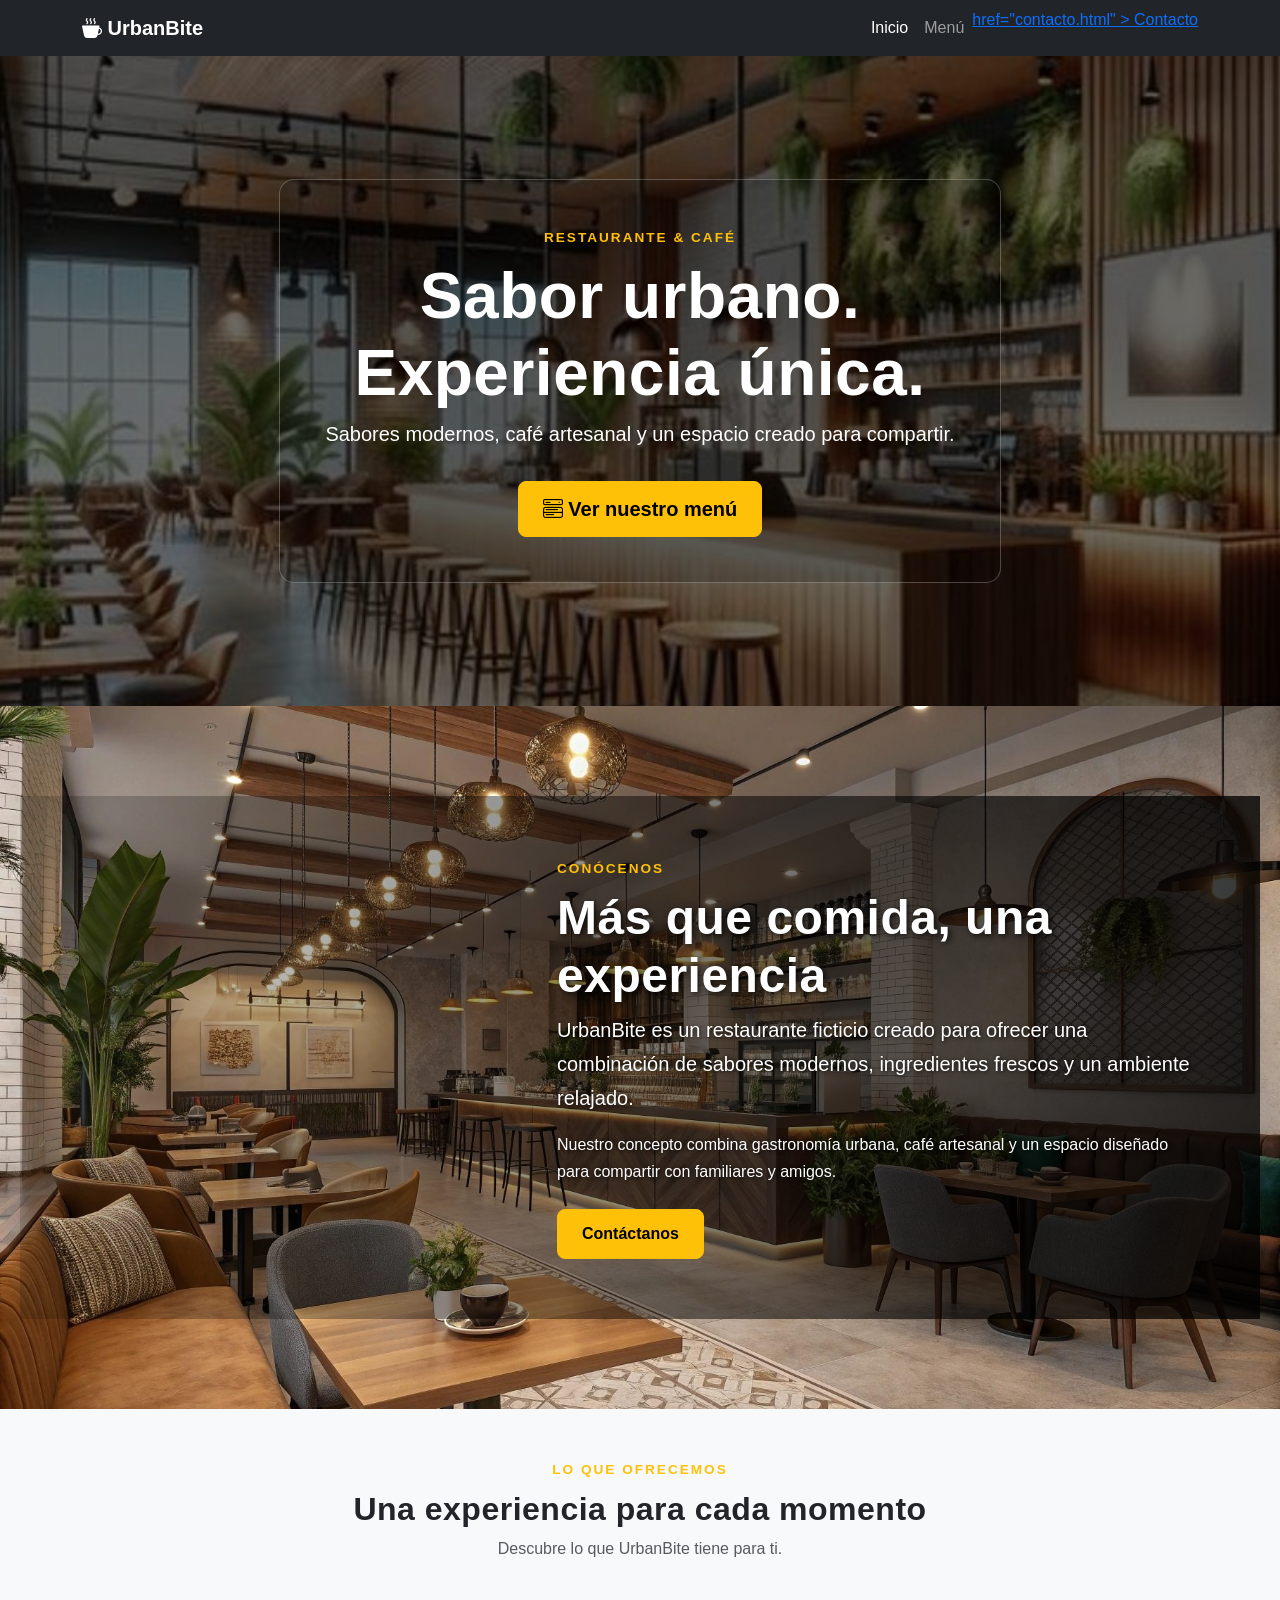
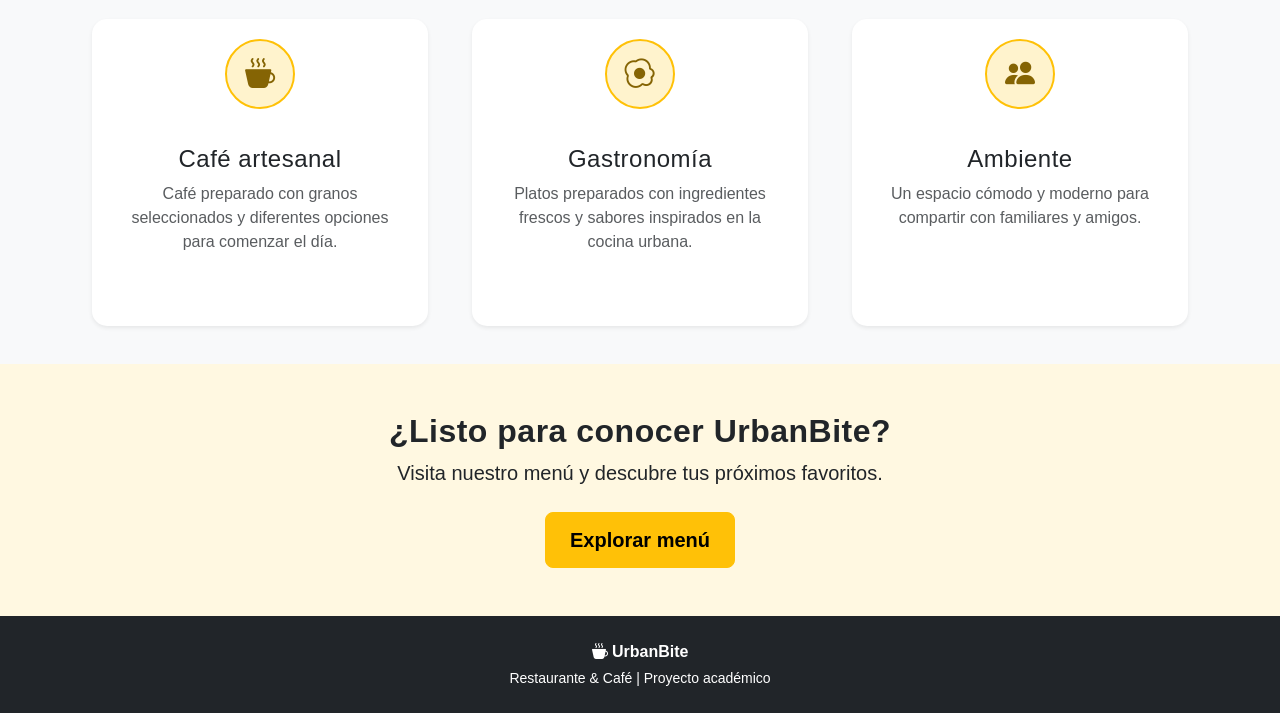
<file: index.html>
<!DOCTYPE html>
<html lang="es">

<head>

    <!-- =====================================================
         ESTRUCTURA HTML5
         ===================================================== -->

    <meta charset="UTF-8">

    <meta name="viewport" content="width=device-width, initial-scale=1.0">

    <meta
        name="description"
        content="UrbanBite - Restaurante y Café"
    >

    <title>UrbanBite | Restaurante & Café</title>


    <!-- =====================================================
         BOOTSTRAP 5.3.3
         ===================================================== -->

    <link
        href="https://cdn.jsdelivr.net/npm/bootstrap@5.3.3/dist/css/bootstrap.min.css"
        rel="stylesheet"
    >


    <!-- =====================================================
         BOOTSTRAP ICONS
         ===================================================== -->

    <link
        rel="stylesheet"
        href="https://cdn.jsdelivr.net/npm/bootstrap-icons@1.11.3/font/bootstrap-icons.min.css"
    >


    <!-- =====================================================
         CSS PERSONALIZADO
         ===================================================== -->

    <link
        rel="stylesheet"
        href="css/styles.css"
    >

</head>


<body>


    <!-- =====================================================
         NAVBAR
         Bootstrap
         ===================================================== -->

    <nav class="navbar navbar-expand-lg navbar-dark bg-dark sticky-top">

        <div class="container">

            <a
                class="navbar-brand fw-bold"
                href="index.html"
            >
                <i class="bi bi-cup-hot-fill"></i>
                UrbanBite
            </a>


            <button
                class="navbar-toggler"
                type="button"
                data-bs-toggle="collapse"
                data-bs-target="#mainNavbar"
                aria-controls="mainNavbar"
                aria-expanded="false"
                aria-label="Abrir navegación"
            >

                <span class="navbar-toggler-icon"></span>

            </button>


            <div
                class="collapse navbar-collapse"
                id="mainNavbar"
            >

                <ul class="navbar-nav ms-auto">

                    <li class="nav-item">

                        <a
                            class="nav-link active"
                            href="index.html"
                        >
                            Inicio
                        </a>

                    </li>


                    <li class="nav-item">

                        <a
                            class="nav-link"
                            href="menu.html"
                        >
                            Menú
                        </a>

                    </li>


                    <li class="nav-item">

                        <a
                            class="nav-item">
                            href="contacto.html"
                        >
                            Contacto
                        </a>

                    </li>

                </ul>

            </div>

        </div>

    </nav>


    <!-- =====================================================
         HERO
         Imagen de fondo + título
         ===================================================== -->

    <header
        id="hero"
        class="hero-section"
    >

        <div class="hero-overlay">

            <div class="hero-content text-center text-white">

                <span class="section-label">
                    RESTAURANTE & CAFÉ
                </span>


                <h1 class="display-3 fw-bold">

                    Sabor urbano.
                    <br>
                    Experiencia única.

                </h1>


                <p class="lead">

                    Sabores modernos, café artesanal
                    y un espacio creado para compartir.

                </p>


                <a
                    href="menu.html"
                    class="btn btn-warning btn-lg mt-3"
                >

                    <i class="bi bi-menu-button-wide"></i>

                    Ver nuestro menú

                </a>

            </div>

        </div>

    </header>


    <!-- =====================================================
         SECCIÓN CONÓCENOS
         Imagen completa con texto encima
         ===================================================== -->

    <section
        id="about"
        class="about-section"
    >

        <div class="about-overlay">

            <div class="container">

                <div class="row justify-content-end">

                    <div class="col-lg-7">

                        <span class="section-label">
                            CONÓCENOS
                        </span>


                        <h2 class="display-5 fw-bold">

                            Más que comida,
                            una experiencia

                        </h2>


                        <p class="lead">

                            UrbanBite es un restaurante ficticio creado
                            para ofrecer una combinación de sabores
                            modernos, ingredientes frescos y un ambiente
                            relajado.

                        </p>


                        <p>

                            Nuestro concepto combina gastronomía urbana,
                            café artesanal y un espacio diseñado para
                            compartir con familiares y amigos.

                        </p>


                        <a
                            href="contacto.html"
                            class="btn btn-warning mt-2"
                        >

                            Contáctanos

                        </a>

                    </div>

                </div>

            </div>

        </div>

    </section>


    <!-- =====================================================
         SERVICIOS
         Bootstrap Cards
         ===================================================== -->

    <section
        id="services"
        class="py-5 bg-light"
    >

        <div class="container">

            <div class="text-center mb-5">

                <span class="section-label">
                    LO QUE OFRECEMOS
                </span>


                <h2 class="fw-bold">
                    Una experiencia para cada momento
                </h2>


                <p class="text-muted">
                    Descubre lo que UrbanBite tiene para ti.
                </p>

            </div>


            <div class="row g-4">


                <!-- TARJETA 1 -->

                <div class="col-md-4">

                    <div class="card service-card h-100 shadow-sm text-center">

                        <div class="service-icon">

                            <i class="bi bi-cup-hot-fill"></i>

                        </div>


                        <div class="card-body">

                            <h3 class="h4">
                                Café artesanal
                            </h3>


                            <p class="text-muted">

                                Café preparado con granos
                                seleccionados y diferentes
                                opciones para comenzar el día.

                            </p>

                        </div>

                    </div>

                </div>


                <!-- TARJETA 2 -->

                <div class="col-md-4">

                    <div class="card service-card h-100 shadow-sm text-center">

                        <div class="service-icon">

                            <i class="bi bi-egg-fried"></i>

                        </div>


                        <div class="card-body">

                            <h3 class="h4">
                                Gastronomía
                            </h3>


                            <p class="text-muted">

                                Platos preparados con ingredientes
                                frescos y sabores inspirados
                                en la cocina urbana.

                            </p>

                        </div>

                    </div>

                </div>


                <!-- TARJETA 3 -->

                <div class="col-md-4">

                    <div class="card service-card h-100 shadow-sm text-center">

                        <div class="service-icon">

                            <i class="bi bi-people-fill"></i>

                        </div>


                        <div class="card-body">

                            <h3 class="h4">
                                Ambiente
                            </h3>


                            <p class="text-muted">

                                Un espacio cómodo y moderno
                                para compartir con familiares
                                y amigos.

                            </p>

                        </div>

                    </div>

                </div>


            </div>

        </div>

    </section>


    <!-- =====================================================
         CALL TO ACTION
         ===================================================== -->

    <section
        id="cta"
        class="py-5 text-center"
    >

        <div class="container">

            <h2 class="fw-bold">
                ¿Listo para conocer UrbanBite?
            </h2>


            <p class="lead mb-4">

                Visita nuestro menú y descubre tus
                próximos favoritos.

            </p>


            <a
                href="menu.html"
                class="btn btn-warning btn-lg"
            >

                Explorar menú

            </a>

        </div>

    </section>


    <!-- =====================================================
         FOOTER
         ===================================================== -->

    <footer
        class="bg-dark text-white text-center py-4"
    >

        <div class="container">

            <p class="mb-1">

                <i class="bi bi-cup-hot-fill"></i>
                <strong>UrbanBite</strong>

            </p>


            <p class="mb-0 small">

                Restaurante & Café | Proyecto académico

            </p>

        </div>

    </footer>


    <!-- =====================================================
         BOOTSTRAP JAVASCRIPT
         ===================================================== -->

    <script
        src="https://cdn.jsdelivr.net/npm/bootstrap@5.3.3/dist/js/bootstrap.bundle.min.js"
    ></script>


</body>

</html>
</file>
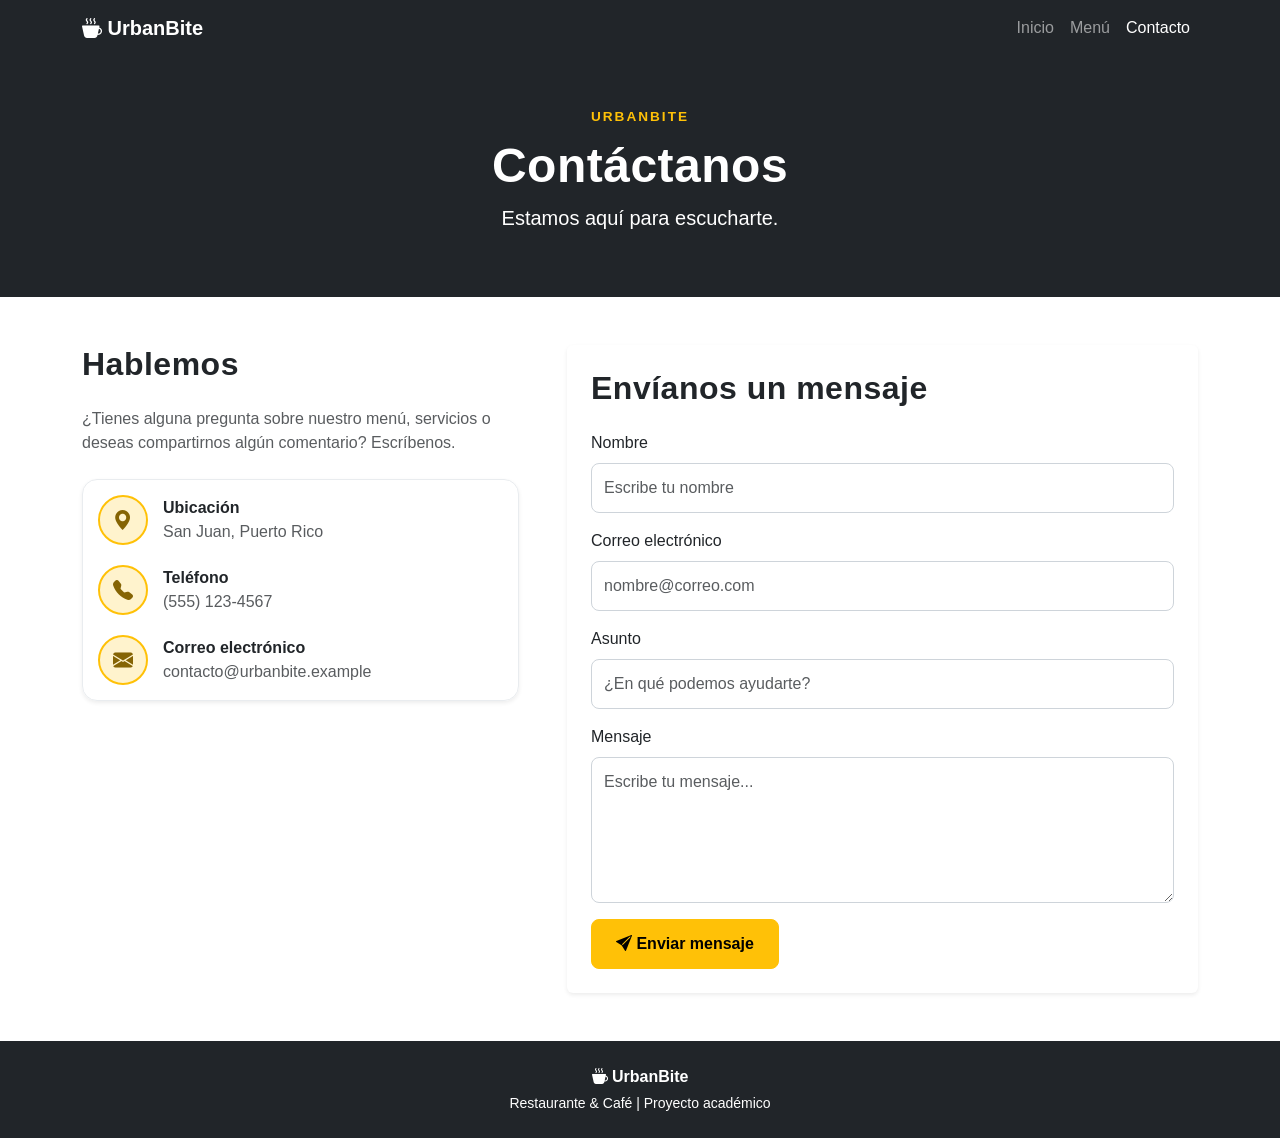
<file: contacto.html>
<!DOCTYPE html>
<html lang="es">

<head>

    <!-- =====================================================
         ESTRUCTURA HTML5
         ===================================================== -->

    <meta charset="UTF-8">

    <meta name="viewport" content="width=device-width, initial-scale=1.0">

    <meta
        name="description"
        content="Contacto UrbanBite - Restaurante & Café"
    >

    <title>UrbanBite | Contacto</title>


    <!-- =====================================================
         BOOTSTRAP 5.3.3
         ===================================================== -->

    <link
        href="https://cdn.jsdelivr.net/npm/bootstrap@5.3.3/dist/css/bootstrap.min.css"
        rel="stylesheet"
    >


    <!-- =====================================================
         BOOTSTRAP ICONS
         ===================================================== -->

    <link
        rel="stylesheet"
        href="https://cdn.jsdelivr.net/npm/bootstrap-icons@1.11.3/font/bootstrap-icons.min.css"
    >


    <!-- =====================================================
         CSS PERSONALIZADO
         ===================================================== -->

    <link
        rel="stylesheet"
        href="css/styles.css"
    >

</head>


<body>


    <!-- =====================================================
         NAVBAR
         ===================================================== -->

    <nav class="navbar navbar-expand-lg navbar-dark bg-dark sticky-top">

        <div class="container">

            <a
                class="navbar-brand fw-bold"
                href="index.html"
            >

                <i class="bi bi-cup-hot-fill"></i>

                UrbanBite

            </a>


            <button
                class="navbar-toggler"
                type="button"
                data-bs-toggle="collapse"
                data-bs-target="#mainNavbar"
                aria-controls="mainNavbar"
                aria-expanded="false"
                aria-label="Abrir navegación"
            >

                <span class="navbar-toggler-icon"></span>

            </button>


            <div
                class="collapse navbar-collapse"
                id="mainNavbar"
            >

                <ul class="navbar-nav ms-auto">

                    <li class="nav-item">

                        <a
                            class="nav-link"
                            href="index.html"
                        >
                            Inicio
                        </a>

                    </li>


                    <li class="nav-item">

                        <a
                            class="nav-link"
                            href="menu.html"
                        >
                            Menú
                        </a>

                    </li>


                    <li class="nav-item">

                        <a
                            class="nav-link active"
                            href="contacto.html"
                        >
                            Contacto
                        </a>

                    </li>

                </ul>

            </div>

        </div>

    </nav>


    <!-- =====================================================
         ENCABEZADO DE CONTACTO
         ===================================================== -->

    <header class="bg-dark text-white text-center py-5">

        <div class="container">

            <span class="section-label">
                URBANBITE
            </span>


            <h1 class="display-5 fw-bold">
                Contáctanos
            </h1>


            <p class="lead">
                Estamos aquí para escucharte.
            </p>

        </div>

    </header>


    <!-- =====================================================
         SECCIÓN DE CONTACTO
         ===================================================== -->

    <main
        id="contact-section"
        class="py-5"
    >

        <div class="container">

            <div class="row g-5">


                <!-- =================================================
                     INFORMACIÓN DE CONTACTO
                     ================================================= -->

                <div class="col-lg-5">

                    <h2 class="fw-bold mb-4">
                        Hablemos
                    </h2>


                    <p class="text-muted mb-4">

                        ¿Tienes alguna pregunta sobre nuestro menú,
                        servicios o deseas compartirnos algún comentario?
                        Escríbenos.

                    </p>


                    <div class="contact-card shadow-sm">


                        <!-- DIRECCIÓN -->

                        <div class="contact-info d-flex align-items-center">

                            <div class="contact-icon">

                                <i class="bi bi-geo-alt-fill"></i>

                            </div>


                            <div>

                                <strong>
                                    Ubicación
                                </strong>

                                <p class="mb-0 text-muted">
                                    San Juan, Puerto Rico
                                </p>

                            </div>

                        </div>


                        <!-- TELÉFONO -->

                        <div class="contact-info d-flex align-items-center">

                            <div class="contact-icon">

                                <i class="bi bi-telephone-fill"></i>

                            </div>


                            <div>

                                <strong>
                                    Teléfono
                                </strong>

                                <p class="mb-0 text-muted">
                                    (555) 123-4567
                                </p>

                            </div>

                        </div>


                        <!-- EMAIL -->

                        <div class="contact-info d-flex align-items-center">

                            <div class="contact-icon">

                                <i class="bi bi-envelope-fill"></i>

                            </div>


                            <div>

                                <strong>
                                    Correo electrónico
                                </strong>

                                <p class="mb-0 text-muted">
                                    contacto@urbanbite.example
                                </p>

                            </div>

                        </div>

                    </div>

                </div>


                <!-- =================================================
                     FORMULARIO
                     ================================================= -->

                <div class="col-lg-7">

                    <div class="card border-0 shadow-sm p-4">

                        <h2 class="fw-bold mb-4">
                            Envíanos un mensaje
                        </h2>


                        <form
                            id="contactForm"
                            class="needs-validation"
                            novalidate
                        >


                            <!-- NOMBRE -->

                            <div class="mb-3">

                                <label
                                    for="name"
                                    class="form-label"
                                >
                                    Nombre
                                </label>


                                <input
                                    type="text"
                                    class="form-control"
                                    id="name"
                                    placeholder="Escribe tu nombre"
                                    required
                                >


                                <div class="invalid-feedback">

                                    Por favor, escribe tu nombre.

                                </div>

                            </div>


                            <!-- EMAIL -->

                            <div class="mb-3">

                                <label
                                    for="email"
                                    class="form-label"
                                >
                                    Correo electrónico
                                </label>


                                <input
                                    type="email"
                                    class="form-control"
                                    id="email"
                                    placeholder="nombre@correo.com"
                                    required
                                >


                                <div class="invalid-feedback">

                                    Por favor, escribe un correo válido.

                                </div>

                            </div>


                            <!-- ASUNTO -->

                            <div class="mb-3">

                                <label
                                    for="subject"
                                    class="form-label"
                                >
                                    Asunto
                                </label>


                                <input
                                    type="text"
                                    class="form-control"
                                    id="subject"
                                    placeholder="¿En qué podemos ayudarte?"
                                    required
                                >


                                <div class="invalid-feedback">

                                    Por favor, escribe un asunto.

                                </div>

                            </div>


                            <!-- MENSAJE -->

                            <div class="mb-3">

                                <label
                                    for="message"
                                    class="form-label"
                                >
                                    Mensaje
                                </label>


                                <textarea
                                    class="form-control"
                                    id="message"
                                    rows="5"
                                    placeholder="Escribe tu mensaje..."
                                    required
                                ></textarea>


                                <div class="invalid-feedback">

                                    Por favor, escribe un mensaje.

                                </div>

                            </div>


                            <!-- BOTÓN -->

                            <button
                                type="submit"
                                class="btn btn-warning"
                            >

                                <i class="bi bi-send-fill"></i>

                                Enviar mensaje

                            </button>


                        </form>

                    </div>

                </div>


            </div>

        </div>

    </main>


    <!-- =====================================================
         FOOTER
         ===================================================== -->

    <footer
        class="bg-dark text-white text-center py-4"
    >

        <div class="container">

            <p class="mb-1">

                <i class="bi bi-cup-hot-fill"></i>

                <strong>
                    UrbanBite
                </strong>

            </p>


            <p class="mb-0 small">

                Restaurante & Café | Proyecto académico

            </p>

        </div>

    </footer>


    <!-- =====================================================
         BOOTSTRAP JAVASCRIPT
         ===================================================== -->

    <script
        src="https://cdn.jsdelivr.net/npm/bootstrap@5.3.3/dist/js/bootstrap.bundle.min.js"
    ></script>


    <!-- =====================================================
         VALIDACIÓN DEL FORMULARIO
         ===================================================== -->

    <script>

        const form = document.getElementById("contactForm");


        form.addEventListener("submit", function(event) {

            event.preventDefault();


            if (!form.checkValidity()) {

                event.stopPropagation();

                form.classList.add("was-validated");

                return;

            }


            alert(
                "Gracias por contactar a UrbanBite. Tu mensaje fue enviado."
            );


            form.reset();

            form.classList.remove("was-validated");

        });

    </script>


</body>

</html>
</file>
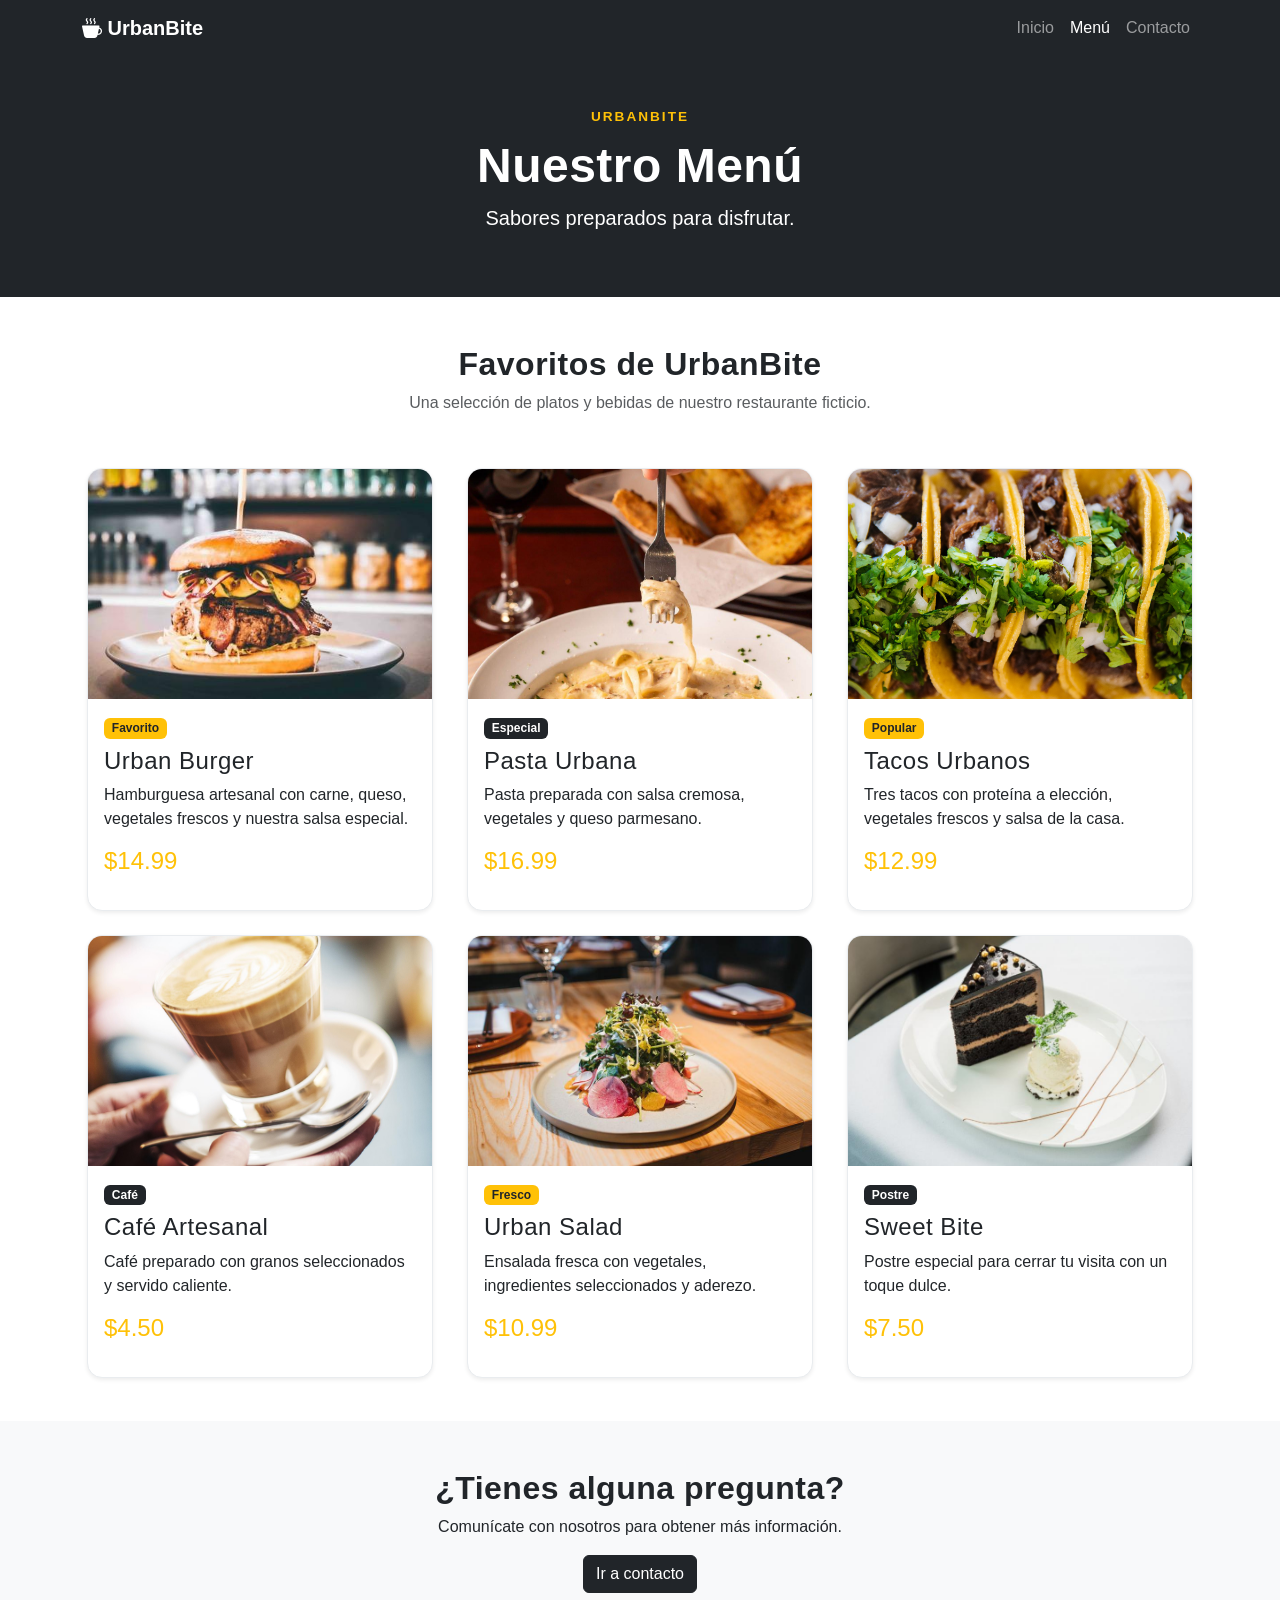
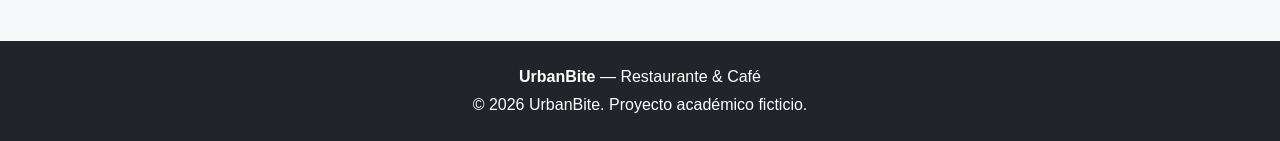
<file: menu.html>
<!DOCTYPE html>
<html lang="es">
<head>
    <!-- Estructura HTML5 y configuración responsiva -->
    <meta charset="UTF-8">
    <meta name="viewport" content="width=device-width, initial-scale=1.0">

    <title>UrbanBite | Menú</title>

    <!-- Bootstrap CSS -->
    <link
        href="https://cdn.jsdelivr.net/npm/bootstrap@5.3.3/dist/css/bootstrap.min.css"
        rel="stylesheet"
    >

    <!-- Bootstrap Icons -->
    <link
        rel="stylesheet"
        href="https://cdn.jsdelivr.net/npm/bootstrap-icons@1.11.3/font/bootstrap-icons.min.css"
    >

    <!-- CSS personalizado -->
    <link rel="stylesheet" href="css/styles.css">
</head>

<body>

    <!-- NAVBAR -->
    <nav class="navbar navbar-expand-lg navbar-dark bg-dark sticky-top">

        <div class="container">

            <a class="navbar-brand fw-bold" href="index.html">
                <i class="bi bi-cup-hot-fill"></i> UrbanBite
            </a>

            <button
                class="navbar-toggler"
                type="button"
                data-bs-toggle="collapse"
                data-bs-target="#navbarNav"
                aria-controls="navbarNav"
                aria-expanded="false"
                aria-label="Mostrar navegación"
            >
                <span class="navbar-toggler-icon"></span>
            </button>

            <div class="collapse navbar-collapse" id="navbarNav">

                <ul class="navbar-nav ms-auto">

                    <li class="nav-item">
                        <a class="nav-link" href="index.html">
                            Inicio
                        </a>
                    </li>

                    <li class="nav-item">
                        <a class="nav-link active" href="menu.html">
                            Menú
                        </a>
                    </li>

                    <li class="nav-item">
                        <a class="nav-link" href="contacto.html">
                            Contacto
                        </a>
                    </li>

                </ul>

            </div>

        </div>

    </nav>


    <!-- HEADER DEL MENÚ -->
    <header class="bg-dark text-white text-center py-5">

        <div class="container">

            <span class="section-label">
                URBANBITE
            </span>

            <h1 class="display-5 fw-bold">
                Nuestro Menú
            </h1>

            <p class="lead">
                Sabores preparados para disfrutar.
            </p>

        </div>

    </header>


    <!-- CONTENIDO PRINCIPAL -->
    <main>

        <section id="menu" class="py-5">

            <div class="container">

                <div class="text-center mb-5">

                    <h2 class="fw-bold">
                        Favoritos de UrbanBite
                    </h2>

                    <p class="text-muted">
                        Una selección de platos y bebidas de nuestro
                        restaurante ficticio.
                    </p>

                </div>


                <!-- TARJETAS DEL MENÚ -->
                <div class="row g-4">


                    <!-- PRODUCTO 1 -->
                    <div class="col-md-6 col-lg-4">

                        <div class="card menu-card h-100 shadow-sm">

                            <img
                                src="images/burger.jpg"
                                class="card-img-top"
                                alt="Hamburguesa UrbanBite"
                            >

                            <div class="card-body">

                                <span class="badge bg-warning text-dark mb-2">
                                    Favorito
                                </span>

                                <h3 class="card-title h4">
                                    Urban Burger
                                </h3>

                                <p class="card-text">
                                    Hamburguesa artesanal con carne,
                                    queso, vegetales frescos y nuestra
                                    salsa especial.
                                </p>

                                <h4 class="text-warning">
                                    $14.99
                                </h4>

                            </div>

                        </div>

                    </div>


                    <!-- PRODUCTO 2 -->
                    <div class="col-md-6 col-lg-4">

                        <div class="card menu-card h-100 shadow-sm">

                            <img
                                src="images/pasta.jpg"
                                class="card-img-top"
                                alt="Pasta UrbanBite"
                            >

                            <div class="card-body">

                                <span class="badge bg-dark mb-2">
                                    Especial
                                </span>

                                <h3 class="card-title h4">
                                    Pasta Urbana
                                </h3>

                                <p class="card-text">
                                    Pasta preparada con salsa cremosa,
                                    vegetales y queso parmesano.
                                </p>

                                <h4 class="text-warning">
                                    $16.99
                                </h4>

                            </div>

                        </div>

                    </div>


                    <!-- PRODUCTO 3 -->
                    <div class="col-md-6 col-lg-4">

                        <div class="card menu-card h-100 shadow-sm">

                            <img
                                src="images/tacos.jpg"
                                class="card-img-top"
                                alt="Tacos UrbanBite"
                            >

                            <div class="card-body">

                                <span class="badge bg-warning text-dark mb-2">
                                    Popular
                                </span>

                                <h3 class="card-title h4">
                                    Tacos Urbanos
                                </h3>

                                <p class="card-text">
                                    Tres tacos con proteína a elección,
                                    vegetales frescos y salsa de la casa.
                                </p>

                                <h4 class="text-warning">
                                    $12.99
                                </h4>

                            </div>

                        </div>

                    </div>


                    <!-- PRODUCTO 4 -->
                    <div class="col-md-6 col-lg-4">

                        <div class="card menu-card h-100 shadow-sm">

                            <img
                                src="images/coffee.jpg"
                                class="card-img-top"
                                alt="Café artesanal"
                            >

                            <div class="card-body">

                                <span class="badge bg-dark mb-2">
                                    Café
                                </span>

                                <h3 class="card-title h4">
                                    Café Artesanal
                                </h3>

                                <p class="card-text">
                                    Café preparado con granos seleccionados
                                    y servido caliente.
                                </p>

                                <h4 class="text-warning">
                                    $4.50
                                </h4>

                            </div>

                        </div>

                    </div>


                    <!-- PRODUCTO 5 -->
                    <div class="col-md-6 col-lg-4">

                        <div class="card menu-card h-100 shadow-sm">

                            <img
                                src="images/salad.jpg"
                                class="card-img-top"
                                alt="Ensalada fresca"
                            >

                            <div class="card-body">

                                <span class="badge bg-warning text-dark mb-2">
                                    Fresco
                                </span>

                                <h3 class="card-title h4">
                                    Urban Salad
                                </h3>

                                <p class="card-text">
                                    Ensalada fresca con vegetales,
                                    ingredientes seleccionados y aderezo.
                                </p>

                                <h4 class="text-warning">
                                    $10.99
                                </h4>

                            </div>

                        </div>

                    </div>


                    <!-- PRODUCTO 6 -->
                    <div class="col-md-6 col-lg-4">

                        <div class="card menu-card h-100 shadow-sm">

                            <img
                                src="images/dessert.jpg"
                                class="card-img-top"
                                alt="Postre UrbanBite"
                            >

                            <div class="card-body">

                                <span class="badge bg-dark mb-2">
                                    Postre
                                </span>

                                <h3 class="card-title h4">
                                    Sweet Bite
                                </h3>

                                <p class="card-text">
                                    Postre especial para cerrar tu visita
                                    con un toque dulce.
                                </p>

                                <h4 class="text-warning">
                                    $7.50
                                </h4>

                            </div>

                        </div>

                    </div>

                </div>

            </div>

        </section>


        <!-- LLAMADO A LA ACCIÓN -->
        <section class="py-5 bg-light text-center">

            <div class="container">

                <h2 class="fw-bold">
                    ¿Tienes alguna pregunta?
                </h2>

                <p>
                    Comunícate con nosotros para obtener más información.
                </p>

                <a href="contacto.html" class="btn btn-dark">
                    Ir a contacto
                </a>

            </div>

        </section>

    </main>


    <!-- FOOTER -->
    <footer class="bg-dark text-white text-center py-4">

        <div class="container">

            <p class="mb-1">
                <strong>UrbanBite</strong> — Restaurante & Café
            </p>

            <p class="mb-0">
                © 2026 UrbanBite. Proyecto académico ficticio.
            </p>

        </div>

    </footer>


    <!-- Bootstrap JavaScript -->
    <script
        src="https://cdn.jsdelivr.net/npm/bootstrap@5.3.3/dist/js/bootstrap.bundle.min.js">
    </script>

</body>
</html>
</file>
<file: css/styles.css>
/* =====================================================
   URBANBITE
   TAREA 5.2
   ESTILOS PERSONALIZADOS
   ===================================================== */


/* =====================================================
   SELECTORES DE ELEMENTO
   ===================================================== */

body {
    font-family: Arial, Helvetica, sans-serif;
    color: #212529;
    background-color: #ffffff;
}

h1,
h2,
h3 {
    letter-spacing: 0.5px;
}


/* =====================================================
   SELECTOR DE CLASE
   ===================================================== */

.section-label {
    display: inline-block;

    color: #ffc107;

    font-size: 0.85rem;

    font-weight: bold;

    letter-spacing: 2px;

    margin-bottom: 10px;
}


/* =====================================================
   HERO
   SELECTOR DE ID
   ===================================================== */

#hero {
    min-height: 650px;
}


.hero-section {
    position: relative;

    background-image:
        linear-gradient(
            rgba(0, 0, 0, 0.58),
            rgba(0, 0, 0, 0.58)
        ),
        url("../images/hero.jpg");

    background-size: cover;

    background-position: center;

    background-repeat: no-repeat;

    display: flex;

    align-items: center;

    justify-content: center;

    padding: 80px 20px;
}


.hero-overlay {
    width: 100%;

    display: flex;

    align-items: center;

    justify-content: center;
}


.hero-content {
    max-width: 850px;

    margin: 20px auto;

    padding: 45px;

    border: 1px solid rgba(255, 255, 255, 0.25);

    border-radius: 15px;

    box-sizing: border-box;

    background-color: rgba(0, 0, 0, 0.18);
}


.hero-content h1 {
    color: #ffffff;
}


.hero-content p {
    color: #ffffff;
}


/* =====================================================
   SECCIÓN CONÓCENOS
   TEXTO SOBRE LA FOTOGRAFÍA
   ===================================================== */

#about {
    min-height: 600px;
}


.about-section {
    position: relative;

    background-image:
        url("../images/restaurant.jpg");

    background-size: cover;

    background-position: center;

    background-repeat: no-repeat;

    display: flex;

    align-items: center;

    padding: 90px 20px;
}


.about-overlay {
    width: 100%;

    min-height: 420px;

    display: flex;

    align-items: center;

    background:
        linear-gradient(
            90deg,
            rgba(0, 0, 0, 0.15),
            rgba(0, 0, 0, 0.78)
        );

    padding: 60px 0;
}


.about-section h2 {
    color: #ffffff;

    text-shadow:
        2px 2px 6px rgba(0, 0, 0, 0.8);
}


.about-section p {
    color: #ffffff;

    line-height: 1.7;

    text-shadow:
        1px 1px 4px rgba(0, 0, 0, 0.8);
}


.about-section .section-label {
    color: #ffc107;
}


/* =====================================================
   TARJETAS DE SERVICIOS
   ===================================================== */

.service-card {
    border: none;

    border-radius: 15px;

    margin: 10px;

    padding: 20px;

    transition:
        transform 0.3s ease,
        box-shadow 0.3s ease;
}


.service-card:hover {
    transform: translateY(-8px);

    box-shadow:
        0 10px 25px rgba(0, 0, 0, 0.15);
}


/* =====================================================
   ICONOS
   ===================================================== */

.service-icon {
    width: 70px;

    height: 70px;

    margin: 0 auto 20px;

    display: flex;

    align-items: center;

    justify-content: center;

    background-color: #fff3cd;

    border: 2px solid #ffc107;

    border-radius: 50%;

    font-size: 30px;

    color: #856404;
}


/* =====================================================
   CTA
   ===================================================== */

#cta {
    background-color: #fff8e1;

    padding-left: 20px;

    padding-right: 20px;
}


/* =====================================================
   BOTONES
   ===================================================== */

.btn-warning {
    font-weight: bold;

    border-radius: 8px;

    padding: 12px 24px;
}


/* =====================================================
   FOOTER
   ===================================================== */

footer {
    margin-top: 0;
}


/* =====================================================
   PÁGINA DE MENÚ
   ===================================================== */

.menu-card {
    overflow: hidden;

    border: 1px solid #e9ecef;

    border-radius: 15px;

    margin: 5px;

    transition:
        transform 0.3s ease,
        box-shadow 0.3s ease;
}


.menu-card img {
    width: 100%;

    height: 230px;

    object-fit: cover;
}


.menu-card:hover {
    transform: translateY(-6px);

    box-shadow:
        0 8px 20px rgba(0, 0, 0, 0.15);
}


/* =====================================================
   CONTACTO
   ===================================================== */

#contact-section {
    background-color: #ffffff;
}


.contact-card {
    border: 1px solid #e9ecef;

    border-radius: 15px;

    padding: 5px;
}


.contact-info {
    padding: 10px;
}


.contact-icon {
    min-width: 50px;

    height: 50px;

    margin-right: 15px;

    display: flex;

    align-items: center;

    justify-content: center;

    background-color: #fff3cd;

    border: 2px solid #ffc107;

    border-radius: 50%;

    color: #856404;

    font-size: 20px;
}


/* =====================================================
   FORMULARIO
   ===================================================== */

.form-control {
    padding: 12px;

    border: 1px solid #ced4da;

    border-radius: 8px;
}


.form-control:focus {
    border-color: #ffc107;

    box-shadow:
        0 0 0 0.2rem rgba(255, 193, 7, 0.20);
}


/* =====================================================
   RESPONSIVE - TABLETS
   ===================================================== */

@media (max-width: 768px) {

    #hero {
        min-height: 520px;
    }


    .hero-section {
        padding: 60px 15px;
    }


    .hero-content {
        margin: 10px auto;

        padding: 30px 20px;
    }


    .hero-content h1 {
        font-size: 2.3rem;
    }


    .about-section {
        min-height: 550px;

        padding: 60px 15px;
    }


    .about-overlay {
        min-height: 450px;

        padding: 45px 0;

        background:
            rgba(0, 0, 0, 0.72);
    }


    .service-card {
        margin: 5px 0;
    }


    .menu-card {
        margin: 5px 0;
    }


    .menu-card img {
        height: 210px;
    }


    .contact-card {
        padding: 0;
    }

}


/* =====================================================
   RESPONSIVE - TELÉFONOS
   ===================================================== */

@media (max-width: 576px) {

    #hero {
        min-height: 500px;
    }


    .hero-content {
        padding: 25px 15px;
    }


    .hero-content h1 {
        font-size: 1.9rem;
    }


    .hero-content p {
        font-size: 1rem;
    }


    .about-section {
        min-height: 600px;

        padding: 40px 15px;
    }


    .about-overlay {
        padding: 35px 0;

        background:
            rgba(0, 0, 0, 0.76);
    }


    .about-section h2 {
        font-size: 2rem;
    }


    .about-section p {
        font-size: 1rem;
    }


    .menu-card img {
        height: 190px;
    }


    .contact-info {
        padding: 5px;
    }

}
</file>
